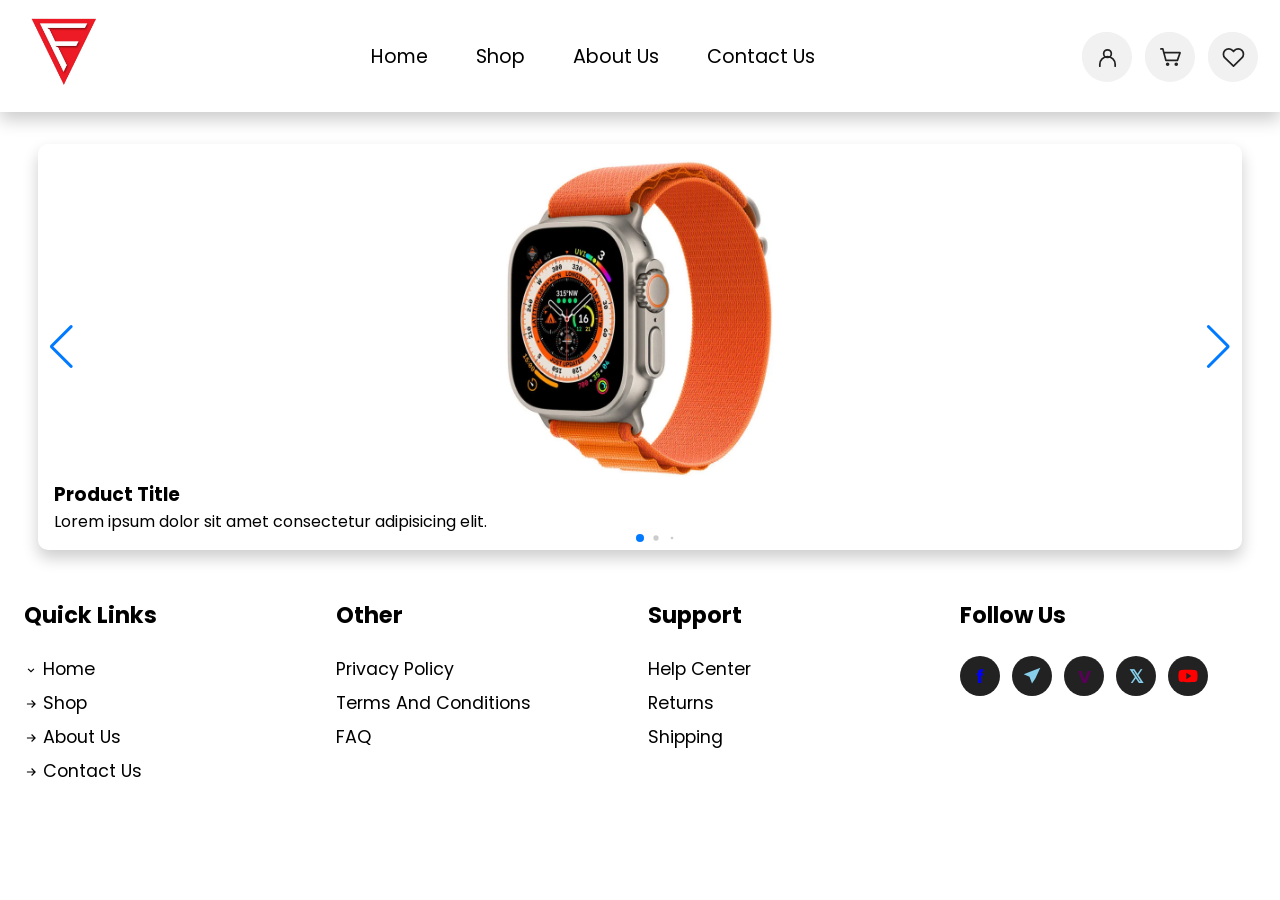
<file: index.html>
<!DOCTYPE html>
<html lang="en">

<head>
    <meta charset="UTF-8">
    <meta name="viewport" content="width=device-width, initial-scale=1.0">

    <title>Home</title>

    <!-- Swiper CSS -->
    <link rel="stylesheet" href="https://cdn.jsdelivr.net/npm/swiper@11/swiper-bundle.min.css">

    <!-- Custom CSS -->
    <link rel="stylesheet" href="css/style.css">

    <style>
        /* Header icons */
        .icon__list {
            display: flex;
            align-items: center;
            gap: 15px;
            list-style: none;
            padding: 0;
            margin: 0;
        }

        .icon__link {
            display: flex;
            align-items: center;
            justify-content: center;
            width: 50px;
            height: 50px;
            border-radius: 50%;
            background: #f1f1f1;
            color: #222;
            text-decoration: none;
            transition: 0.3s;
        }

        .icon__link:hover {
            background: #e5e5e5;
            color: #e31837;
        }

        .icon__link svg {
            display: block;
            width: 23px;
            height: 23px;
            fill: none;
            stroke: currentColor;
            stroke-width: 1.8;
            stroke-linecap: round;
            stroke-linejoin: round;
        }

        /* Footer links */
        .footer__link {
            text-decoration: none;
        }

        .footer__link svg {
            width: 14px;
            height: 14px;
            fill: none;
            stroke: currentColor;
            stroke-width: 2;
            vertical-align: middle;
        }

        /* Social icons */
        .social__list {
            display: flex;
            align-items: center;
            gap: 12px;
            list-style: none;
            padding: 0;
            margin: 0;
        }

        .social__link {
            display: flex;
            align-items: center;
            justify-content: center;
            width: 40px;
            height: 40px;
            border-radius: 50%;
            background: #222;
            color: white;
            text-decoration: none;
            font-size: 18px;
            font-weight: bold;
            transition: 0.3s;
        }

        .social__link:hover {
            background: #e31837;
            color: white;
        }

        .social__link svg {
            width: 20px;
            height: 20px;
            fill: currentColor;
        }

        /* Keep the logo image separate from the logo container */
        .logo img {
            display: block;
            max-width: 100%;
            height: auto;
        }
    </style>
</head>

<body>

    <!-- HEADER -->
    <header>

        <div class="logo">
            <img src="img/logo.png" class="heartbeat" alt="Logo">
        </div>

        <!-- Navigation -->
        <nav class="menu">

            <span class="close" aria-label="Close menu">
                <svg viewBox="0 0 24 24" aria-hidden="true">
                    <path d="M6 6l12 12M18 6L6 18" fill="none" stroke="currentColor" stroke-width="2"
                        stroke-linecap="round" />
                </svg>
            </span>

            <ul class="menu__list">
                <li class="menu__item">
                    <a href="index.html" class="menu__link">Home</a>
                </li>

                <li class="menu__item">
                    <a href="shop.html" class="menu__link">Shop</a>
                </li>

                <li class="menu__item">
                    <a href="about.html" class="menu__link">About Us</a>
                </li>

                <li class="menu__item">
                    <a href="contact.html" class="menu__link">Contact Us</a>
                </li>
            </ul>

        </nav>

        <!-- Header icons -->
        <div class="icon">

            <ul class="icon__list">

                <li class="icon__item burger">
                    <a href="#" class="icon__link" aria-label="Open menu">
                        <svg viewBox="0 0 24 24" aria-hidden="true">
                            <path d="M3 6h18M3 12h18M3 18h18" />
                        </svg>
                    </a>
                </li>

                <li class="icon__item">
                    <a href="login.html" class="icon__link" aria-label="Account">
                        <svg viewBox="0 0 24 24" aria-hidden="true">
                            <circle cx="12" cy="8" r="4" />
                            <path d="M4 21v-2a8 8 0 0 1 16 0v2" />
                        </svg>
                    </a>
                </li>

                <li class="icon__item">
                    <a href="#" class="icon__link" aria-label="Shopping cart">
                        <svg viewBox="0 0 24 24" aria-hidden="true">
                            <path d="M2 3h2l3.2 12h12L22 7H5" />
                            <circle cx="9" cy="19" r="1" />
                            <circle cx="18" cy="19" r="1" />
                        </svg>
                    </a>
                </li>

                <li class="icon__item">
                    <a href="#" class="icon__link" aria-label="Favorites">
                        <svg viewBox="0 0 24 24" aria-hidden="true">
                            <path
                                d="M20.8 4.6a5.5 5.5 0 0 0-7.8 0L12 5.7l-1.1-1.1a5.5 5.5 0 0 0-7.8 7.8L12 21l8.7-8.6a5.5 5.5 0 0 0 .1-7.8z" />
                        </svg>
                    </a>
                </li>

            </ul>

        </div>

    </header>


    <!-- MAIN -->
    <main>

        <div class="swiper mySwiper myslider">

            <div class="swiper-wrapper">

                <!-- Product 1 -->
                <div class="swiper-slide">
                    <div class="slider__image">
                        <img src="img/watch(7).png" class="slider__img" alt="Smart Watch 1">
                    </div>

                    <div class="slider__data">
                        <h3>Product Title</h3>
                        <p class="slider__description">
                            Lorem ipsum dolor sit amet consectetur adipisicing elit.
                        </p>
                    </div>
                </div>

                <!-- Product 2 -->
                <div class="swiper-slide">
                    <div class="slider__image">
                        <img src="img/watch(2).png" class="slider__img" alt="Smart Watch 2">
                    </div>

                    <div class="slider__data">
                        <h3>Product Title</h3>
                        <p class="slider__description">
                            Lorem ipsum dolor sit amet consectetur adipisicing elit.
                        </p>
                    </div>
                </div>

                <!-- Product 3 -->
                <div class="swiper-slide">
                    <div class="slider__image">
                        <img src="img/watch(3).png" class="slider__img" alt="Smart Watch 3">
                    </div>

                    <div class="slider__data">
                        <h3>Product Title</h3>
                        <p class="slider__description">
                            Lorem ipsum dolor sit amet consectetur adipisicing elit.
                        </p>
                    </div>
                </div>

                <!-- Product 4 -->
                <div class="swiper-slide">
                    <div class="slider__image">
                        <img src="img/watch(9).png" class="slider__img" alt="Smart Watch 4">
                    </div>

                    <div class="slider__data">
                        <h3>Product Title</h3>
                        <p class="slider__description">
                            Lorem ipsum dolor sit amet consectetur adipisicing elit.
                        </p>
                    </div>
                </div>

                <!-- Product 5 -->
                <div class="swiper-slide">
                    <div class="slider__image">
                        <img src="img/watch(5).png" class="slider__img" alt="Smart Watch 5">
                    </div>

                    <div class="slider__data">
                        <h3>Product Title</h3>
                        <p class="slider__description">
                            Lorem ipsum dolor sit amet consectetur adipisicing elit.
                        </p>
                    </div>
                </div>

                <!-- Product 6 -->
                <div class="swiper-slide">
                    <div class="slider__image">
                        <img src="img/watch(6).png" class="slider__img" alt="Smart Watch 6">
                    </div>

                    <div class="slider__data">
                        <h3>Product Title</h3>
                        <p class="slider__description">
                            Lorem ipsum dolor sit amet consectetur adipisicing elit.
                        </p>
                    </div>
                </div>

            </div>

            <!-- Slider controls -->
            <div class="swiper-button-next"></div>
            <div class="swiper-button-prev"></div>
            <div class="swiper-pagination"></div>

        </div>

    </main>


    <!-- FOOTER -->
    <footer>

        <!-- Quick Links -->
        <div class="footer__box">

            <h3 class="footer__title">Quick Links</h3>

            <ul class="footer__list">

                <li class="footer__item">
                    <a href="index.html" class="footer__link">
                        <svg viewBox="0 0 24 24" aria-hidden="true">
                            <path d="M7 10l5 5 5-5" />
                        </svg>
                        Home
                    </a>
                </li>

                <li class="footer__item">
                    <a href="shop.html" class="footer__link">
                        <svg viewBox="0 0 24 24" aria-hidden="true">
                            <path d="M5 12h14M13 6l6 6-6 6" />
                        </svg>
                        Shop
                    </a>
                </li>

                <li class="footer__item">
                    <a href="about.html" class="footer__link">
                        <svg viewBox="0 0 24 24" aria-hidden="true">
                            <path d="M5 12h14M13 6l6 6-6 6" />
                        </svg>
                        About Us
                    </a>
                </li>

                <li class="footer__item">
                    <a href="contact.html" class="footer__link">
                        <svg viewBox="0 0 24 24" aria-hidden="true">
                            <path d="M5 12h14M13 6l6 6-6 6" />
                        </svg>
                        Contact Us
                    </a>
                </li>

            </ul>

        </div>


        <!-- Other Links -->
        <div class="footer__box">

            <h3 class="footer__title">Other</h3>

            <ul class="footer__list">

                <li class="footer__item">
                    <a href="#" class="footer__link">
                        Privacy Policy
                    </a>
                </li>

                <li class="footer__item">
                    <a href="#" class="footer__link">
                        Terms and Conditions
                    </a>
                </li>

                <li class="footer__item">
                    <a href="#" class="footer__link">
                        FAQ
                    </a>
                </li>

            </ul>

        </div>


        <!-- Support -->
        <div class="footer__box">

            <h3 class="footer__title">Support</h3>

            <ul class="footer__list">

                <li class="footer__item">
                    <a href="#" class="footer__link">
                        Help Center
                    </a>
                </li>

                <li class="footer__item">
                    <a href="#" class="footer__link">
                        Returns
                    </a>
                </li>

                <li class="footer__item">
                    <a href="#" class="footer__link">
                        Shipping
                    </a>
                </li>

            </ul>

        </div>


        <!-- Social Links -->
        <div class="footer__box">

            <h3 class="footer__title">Follow Us</h3>

            <ul class="social__list">

                <li class="social__item">
                    <a href="#" class="social__link facebook" aria-label="Facebook">
                        f
                    </a>
                </li>

                <li class="social__item">
                    <a href="#" class="social__link telegram" aria-label="Telegram">
                        <svg viewBox="0 0 24 24" aria-hidden="true">
                            <path d="M22 2L2 10l7 3 3 8 4-6 6-13zM9 13l8-7" />
                        </svg>
                    </a>
                </li>

                <li class="social__item">
                    <a href="#" class="social__link viber" aria-label="Viber">
                        V
                    </a>
                </li>

                <li class="social__item">
                    <a href="#" class="social__link twitter" aria-label="X">
                        𝕏
                    </a>
                </li>

                <li class="social__item">
                    <a href="#" class="social__link youtube" aria-label="YouTube">
                        <svg viewBox="0 0 24 24" aria-hidden="true">
                            <path
                                d="M23 7a3 3 0 0 0-2-2C19 4.5 12 4.5 12 4.5s-7 0-9 0.5a3 3 0 0 0-2 2A30 30 0 0 0 0.5 12a30 30 0 0 0 .5 5 3 3 0 0 0 2 2c2 .5 9 .5 9 .5s7 0 9-.5a3 3 0 0 0 2-2 30 30 0 0 0 .5-5 30 30 0 0 0-.5-5zM10 16V8l6 4z" />
                        </svg>
                    </a>
                </li>

            </ul>

        </div>

    </footer>


    <!-- Swiper JavaScript -->
    <script src="https://cdn.jsdelivr.net/npm/swiper@11/swiper-bundle.min.js"></script>

    <!-- Initialize Swiper -->
    <script>
        const swiper = new Swiper(".mySwiper", {
            loop: true,

            grabCursor: true,

            slidesPerView: 1,

            spaceBetween: 30,

            autoplay: {
                delay: 2500,
                disableOnInteraction: false,
            },

            navigation: {
                nextEl: ".swiper-button-next",
                prevEl: ".swiper-button-prev",
            },

            pagination: {
                el: ".swiper-pagination",
                clickable: true,
                dynamicBullets: true,
            },

            breakpoints: {
                768: {
                    slidesPerView: 1,
                    spaceBetween: 20
                }
            }
        });
    </script>

    <!-- Your existing JavaScript -->
    <script src="js/scrip.js"></script>

</body>

</html>
</file>
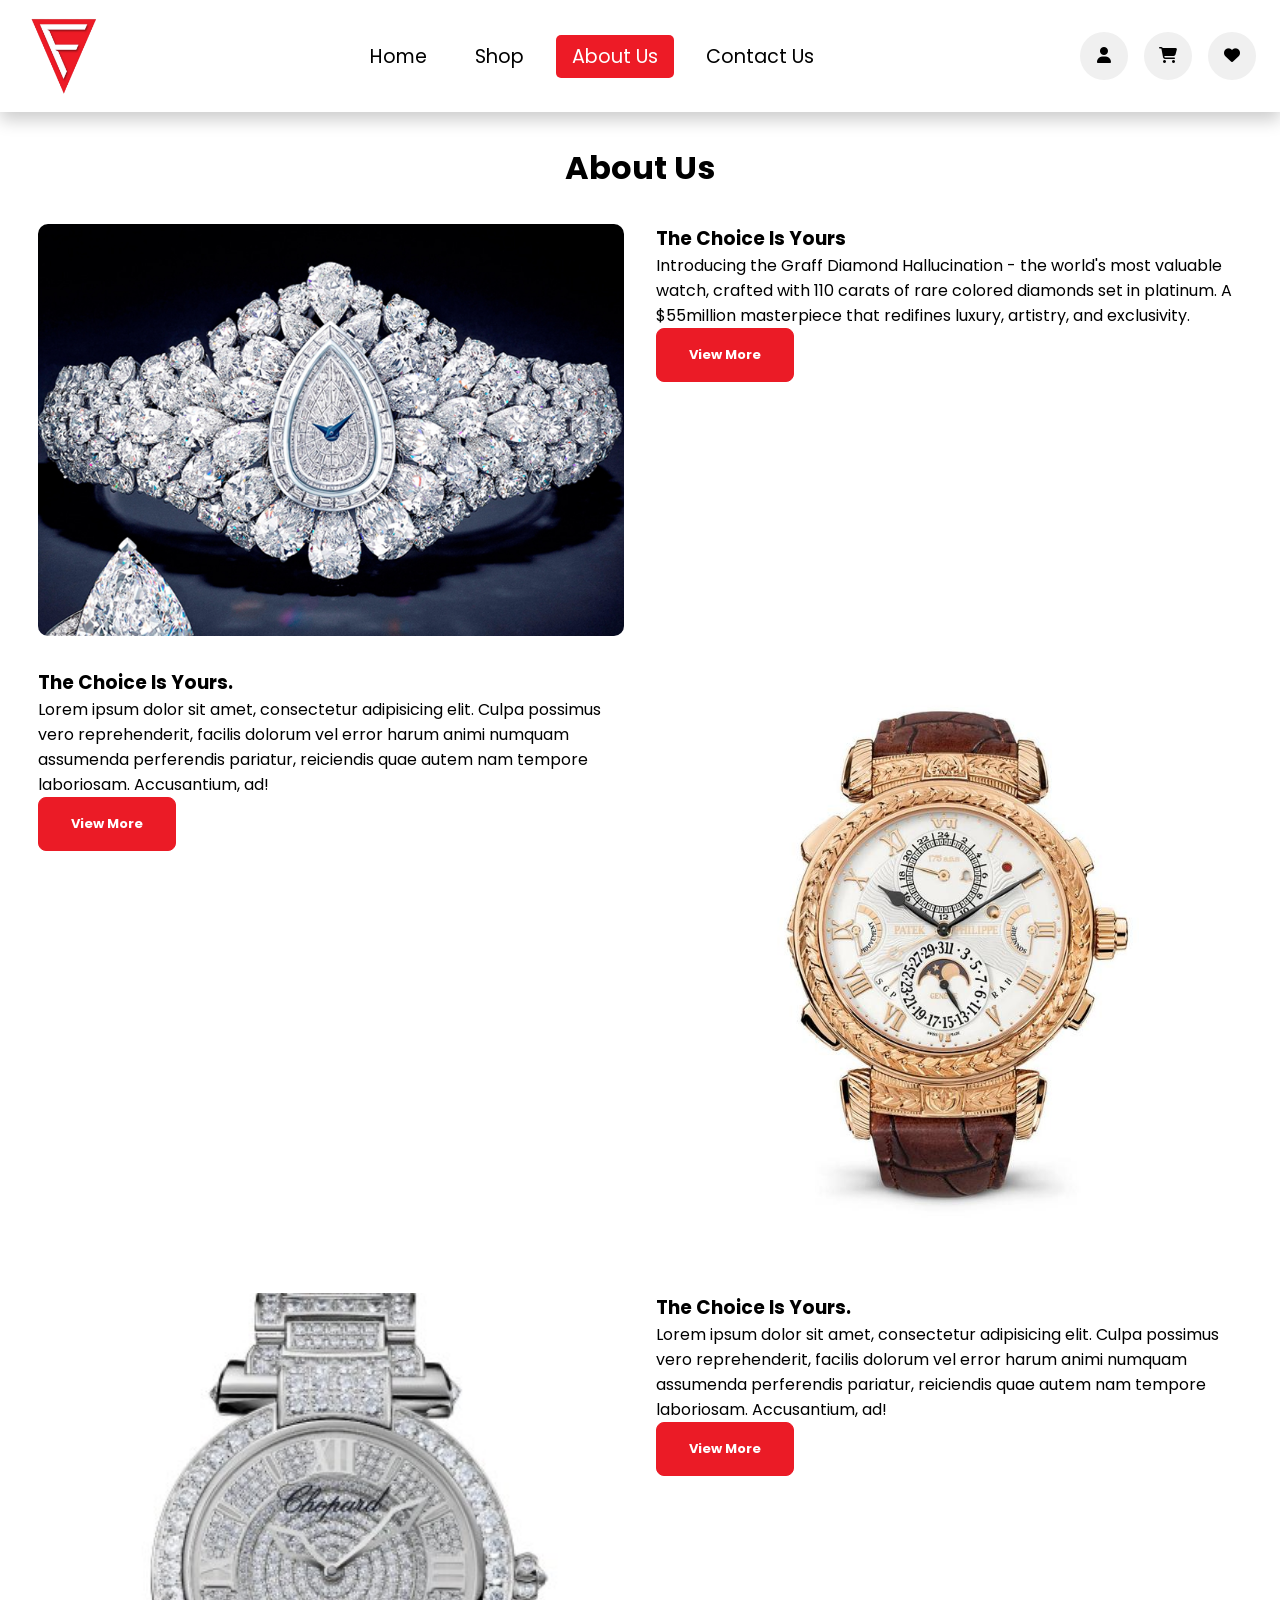
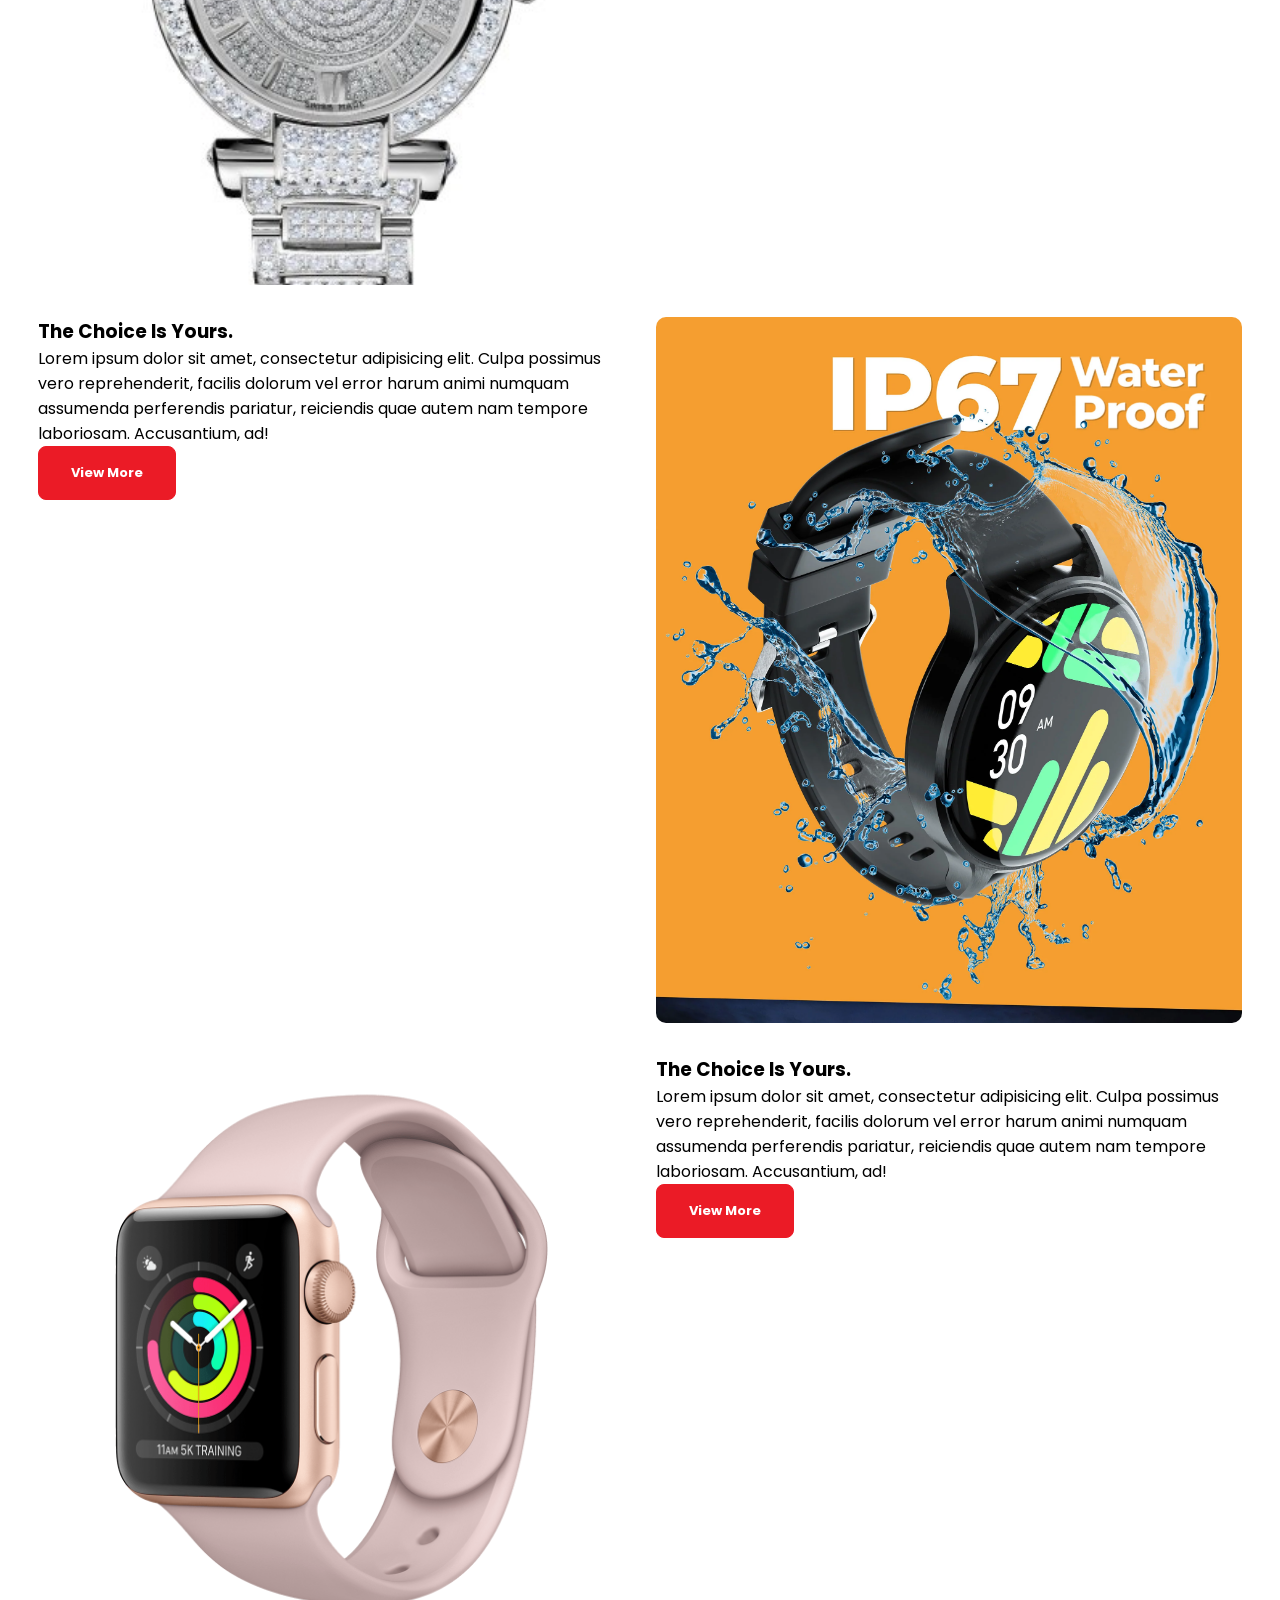
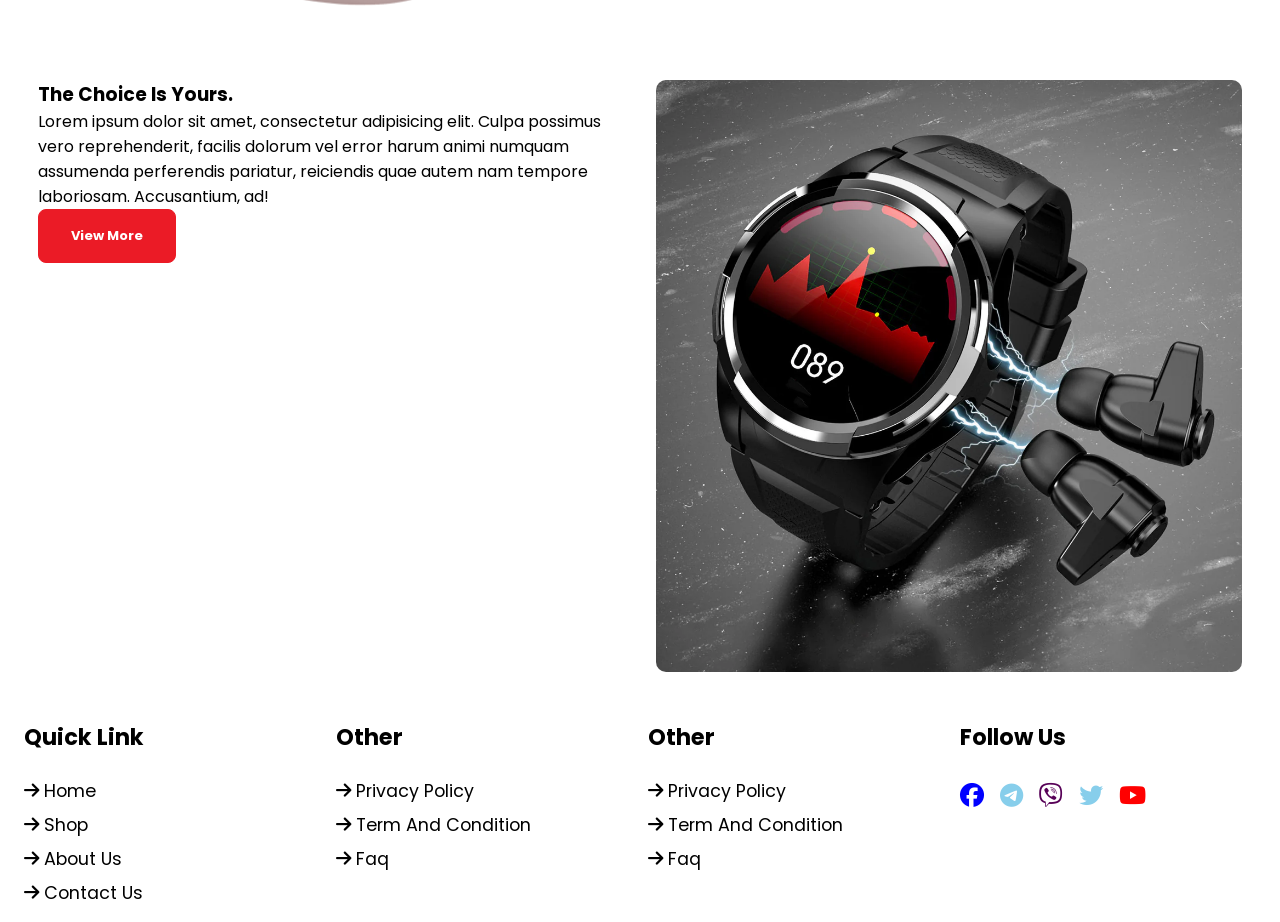
<file: about.html>
<!DOCTYPE html>
<html lang="en">

<head>
    <meta charset="UTF-8">
    <meta name="viewport" content="width=device-width, initial-scale=1.0">
    <title>about</title>
    <link rel="stylesheet" type="text/css"
        href="https://cdnjs.cloudflare.com/ajax/libs/font-awesome/6.7.2/css/all.min.css">
    <link rel="stylesheet" type="text/css" href="css/style.css">
</head>


<body>
    <!-- header -->
    <header>
        <div class="logo">
            <img src="img/logo.png" class="logo">
        </div>

        <div class="menu">
            <ul class="menu__list">
                <li class="menu__item">
                    <a href="index.html" class="menu__link">home</a>
                </li>
                <li class="menu__item">
                    <a href="shop.html" class="menu__link">shop</a>
                </li>
                <li class="menu__item">
                    <a href="about.html" class="menu__link active">about us</a>
                </li>
                <li class="menu__item">
                    <a href="contact.html" class="menu__link">contact us</a>
                </li>
            </ul>
        </div>

        <div class="icon">
            <ul class="icon__list">
                <li class="icon__item burger">
                    <a href="login.html" class="icon__link"><i class="fa fa-bars"></i></a>
                </li>
                <li class="icon__item">
                    <a href="login.html" class="icon__link"><i class="fa fa-user"></i></a>
                </li>
                <li class="icon__item">
                    <a href="#" class="icon__link"><i class="fa fa-shopping-cart"></i></a>
                </li>
                <li class="icon__item">
                    <a href="#" class="icon__link"><i class="fa fa-heart"></i></a>
                </li>
            </ul>
        </div>
    </header>

    <!-- Main -->
    <main>
        <h1 class="page__title">About us</h1>
        <div class="about__container">

            <div class="about__box">
                <div class="about__image">
                    <img src="img/watch(1).png" class="about__img">
                </div>
                <div class="about__data">
                    <h3 class="about__title">the choice is yours</h3>
                    <p class="about__description">Introducing the Graff Diamond Hallucination - the world's most
                        valuable watch, crafted with 110 carats of rare colored diamonds set in platinum. A $55million
                        masterpiece that redifines luxury, artistry, and exclusivity. </p>
                    <button class="btn about">view more</button>
                </div>
            </div>

            <div class="about__box">
                <div class="about__image">
                    <img src="img/watch(2).png" class="about__img">
                </div>
                <div class="about__data">
                    <h3 class="about__title">the choice is yours.</h3>
                    <p class="about__description">Lorem ipsum dolor sit amet, consectetur adipisicing elit. Culpa
                        possimus vero reprehenderit,
                        facilis dolorum vel error harum animi numquam assumenda perferendis pariatur, reiciendis quae
                        autem nam tempore laboriosam. Accusantium, ad!</p>
                    <button class="btn about">view more</button>
                </div>
            </div>
            <div class="about__box">
                <div class="about__image">
                    <img src="img/watch(3).png" class="about__img">
                </div>
                <div class="about__data">
                    <h3 class="about__title">the choice is yours.</h3>
                    <p class="about__description">Lorem ipsum dolor sit amet, consectetur adipisicing elit. Culpa
                        possimus vero reprehenderit,
                        facilis dolorum vel error harum animi numquam assumenda perferendis pariatur, reiciendis quae
                        autem nam tempore laboriosam. Accusantium, ad!</p>
                    <button class="btn about ">view more</button>
                </div>
            </div>
            <div class="about__box">
                <div class="about__image">
                    <img src="img/watch(10).png" class="about__img">
                </div>
                <div class="about__data">
                    <h3 class="about__title">the choice is yours.</h3>
                    <p class="about__description">Lorem ipsum dolor sit amet, consectetur adipisicing elit. Culpa
                        possimus vero reprehenderit,
                        facilis dolorum vel error harum animi numquam assumenda perferendis pariatur, reiciendis quae
                        autem nam tempore laboriosam. Accusantium, ad!</p>
                    <button class="btn about">view more</button>
                </div>
            </div>
            <div class="about__box">
                <div class="about__image">
                    <img src="img/watch(6).png" class="about__img">
                </div>
                <div class="about__data">
                    <h3 class="about__title">the choice is yours.</h3>
                    <p class="about__description">Lorem ipsum dolor sit amet, consectetur adipisicing elit. Culpa
                        possimus vero reprehenderit,
                        facilis dolorum vel error harum animi numquam assumenda perferendis pariatur, reiciendis quae
                        autem nam tempore laboriosam. Accusantium, ad!</p>
                    <button class="btn about">view more</button>
                </div>
            </div>
            <div class="about__box">
                <div class="about__image">
                    <img src="img/watch(12).png" class="about__img">
                </div>
                <div class="about__data">
                    <h3 class="about__title">the choice is yours.</h3>
                    <p class="about__description">Lorem ipsum dolor sit amet, consectetur adipisicing elit. Culpa
                        possimus vero reprehenderit,
                        facilis dolorum vel error harum animi numquam assumenda perferendis pariatur, reiciendis quae
                        autem nam tempore laboriosam. Accusantium, ad!</p>
                    <button class="btn about">view more</button>
                </div>
            </div>
        </div>
    </main>
    <!-- Footer -->

    <footer>
        <div class="footer__box">
            <h3 class="footer__title">quick link</h3>
            <ul class="footer__list">
                <li class="footer__item">
                    <a href="index.html" class="footer__link"><i class="fa fa-arrow-right"></i> home</a>
                </li>
                <li class="footer__item">
                    <a href="shop.html" class="footer__link"><i class="fa fa-arrow-right"></i> shop</a>
                </li>
                <li class="footer__item">
                    <a href="about.html" class="footer__link"><i class="fa fa-arrow-right"></i> about us</a>
                </li>
                <li class="footer__item">
                    <a href="contact.html" class="footer__link"><i class="fa fa-arrow-right"></i> contact us</a>
                </li>
            </ul>
        </div>
        <div class="footer__box">
            <h3 class="footer__title">other</h3>
            <ul class="footer__list">
                <li class="footer__item">
                    <a href="#" class="footer__link"><i class="fa fa-arrow-right"></i> privacy policy</a>
                </li>
                <li class="footer__item">
                    <a href="#" class="footer__link"><i class="fa fa-arrow-right"></i> term and condition</a>
                </li>
                <li class="footer__item">
                    <a href="#" class="footer__link"><i class="fa fa-arrow-right"></i> faq</a>
                </li>
            </ul>
        </div>
        <div class="footer__box">
            <h3 class="footer__title">other</h3>
            <ul class="footer__list">
                <li class="footer__item">
                    <a href="#" class="footer__link"><i class="fa fa-arrow-right"></i> privacy policy</a>
                </li>
                <li class="footer__item">
                    <a href="#" class="footer__link"><i class="fa fa-arrow-right"></i> term and condition</a>
                </li>
                <li class="footer__item">
                    <a href="#" class="footer__link"><i class="fa fa-arrow-right"></i> faq</a>
                </li>
            </ul>
        </div>
        <div class="footer__box">
            <h3 class="footer__title">follow us</h3>
            <ul class="social__list">
                <li class="social__item">
                    <a href="#" class="social__link facebook"><i class="fab fa-facebook"></i></a>
                </li>
                <li class="social__item">
                    <a href="#" class="social__link telegram"><i class="fab fa-telegram"></i></a>
                </li>
                <li class="social__item">
                    <a href="#" class="social__link viber"><i class="fab fa-viber"></i></a>
                </li>
                <li class="social__item">
                    <a href="#" class="social__link twitter"><i class="fab fa-twitter"></i></a>
                </li>
                <li class="social__item">
                    <a href="#" class="social__link youtube"><i class="fab fa-youtube"></i></a>
                </li>
            </ul>
        </div>
    </footer>

</body>

</html>
</file>
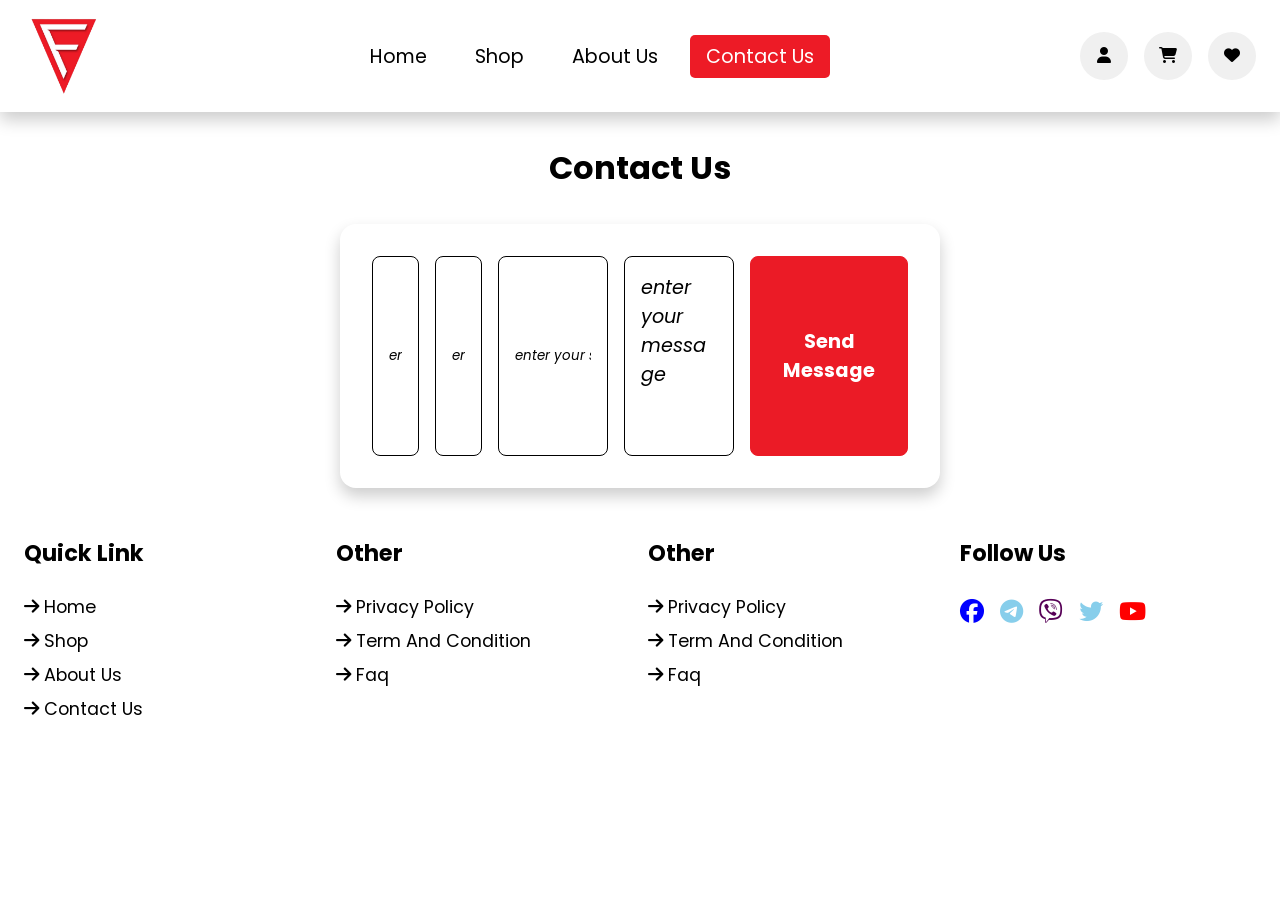
<file: contact.html>
<!DOCTYPE html>
<html lang="en">

<head>
    <meta charset="UTF-8">
    <meta name="viewport" content="width=device-width, initial-scale=1.0">
    <title>contact us</title>
    <link rel="stylesheet" type="text/css"
        href="https://cdnjs.cloudflare.com/ajax/libs/font-awesome/6.7.2/css/all.min.css">
    <link rel="stylesheet" type="text/css" href="css/style.css">
</head>


<body>
    <!-- header -->
    <header>
        <div class="logo">
            <img src="img/logo.png" class="logo">
        </div>
        <div class="menu">
            <ul class="menu__list">
                <li class="menu__item">
                    <a href="index.html" class="menu__link">home</a>
                </li>
                <li class="menu__item">
                    <a href="shop.html" class="menu__link">shop</a>
                </li>
                <li class="menu__item">
                    <a href="about.html" class="menu__link">about us</a>
                </li>
                <li class="menu__item">
                    <a href="contact.html" class="menu__link active">contact us</a>
                </li>
            </ul>
        </div>
        <div class="icon">
            <ul class="icon__list">
                <li class="icon__item burger">
                    <a href="login.html" class="icon__link"><i class="fa fa-bars"></i></a>
                </li>
                <li class="icon__item">
                    <a href="login.html" class="icon__link"><i class="fa fa-user"></i></a>
                </li>
                <li class="icon__item">
                    <a href="#" class="icon__link"><i class="fa fa-shopping-cart"></i></a>
                </li>
                <li class="icon__item">
                    <a href="#" class="icon__link"><i class="fa fa-heart"></i></a>
                </li>
            </ul>
        </div>
    </header>
    <!-- Main -->
    <main>
        <h1 class="page__title">contact us </h1>
        <form class="form__container">
            <div class="form__group">
                <input class="form__input" type="text" placeholder="enter your name">
                <input class="form__input" type="email" placeholder="enter your email">
            </div>
            <input class="form__input" type="text" placeholder="enter your subject">
            <textarea class="form__input textarea" type="text" placeholder="enter your message"></textarea>
            <button type="submit" class="btn">send message</button>
        </form>
    </main>
    <!-- Footer -->

    <footer>
        <div class="footer__box">
            <h3 class="footer__title">quick link</h3>
            <ul class="footer__list">
                <li class="footer__item">
                    <a href="index.html" class="footer__link"><i class="fa fa-arrow-right"></i> home</a>
                </li>
                <li class="footer__item">
                    <a href="shop.html" class="footer__link"><i class="fa fa-arrow-right"></i> shop</a>
                </li>
                <li class="footer__item">
                    <a href="about.html" class="footer__link"><i class="fa fa-arrow-right"></i> about us</a>
                </li>
                <li class="footer__item">
                    <a href="contact.html" class="footer__link"><i class="fa fa-arrow-right"></i> contact us</a>
                </li>
            </ul>
        </div>
        <div class="footer__box">
            <h3 class="footer__title">other</h3>
            <ul class="footer__list">
                <li class="footer__item">
                    <a href="#" class="footer__link"><i class="fa fa-arrow-right"></i> privacy policy</a>
                </li>
                <li class="footer__item">
                    <a href="#" class="footer__link"><i class="fa fa-arrow-right"></i> term and condition</a>
                </li>
                <li class="footer__item">
                    <a href="#" class="footer__link"><i class="fa fa-arrow-right"></i> faq</a>
                </li>
            </ul>
        </div>
        <div class="footer__box">
            <h3 class="footer__title">other</h3>
            <ul class="footer__list">
                <li class="footer__item">
                    <a href="#" class="footer__link"><i class="fa fa-arrow-right"></i> privacy policy</a>
                </li>
                <li class="footer__item">
                    <a href="#" class="footer__link"><i class="fa fa-arrow-right"></i> term and condition</a>
                </li>
                <li class="footer__item">
                    <a href="#" class="footer__link"><i class="fa fa-arrow-right"></i> faq</a>
                </li>
            </ul>
        </div>
        <div class="footer__box">
            <h3 class="footer__title">follow us</h3>
            <ul class="social__list">
                <li class="social__item">
                    <a href="#" class="social__link facebook"><i class="fab fa-facebook"></i></a>
                </li>
                <li class="social__item">
                    <a href="#" class="social__link telegram"><i class="fab fa-telegram"></i></a>
                </li>
                <li class="social__item">
                    <a href="#" class="social__link viber"><i class="fab fa-viber"></i></a>
                </li>
                <li class="social__item">
                    <a href="#" class="social__link twitter"><i class="fab fa-twitter"></i></a>
                </li>
                <li class="social__item">
                    <a href="#" class="social__link youtube"><i class="fab fa-youtube"></i></a>
                </li>
            </ul>
        </div>
    </footer>

</body>

</html>
</file>
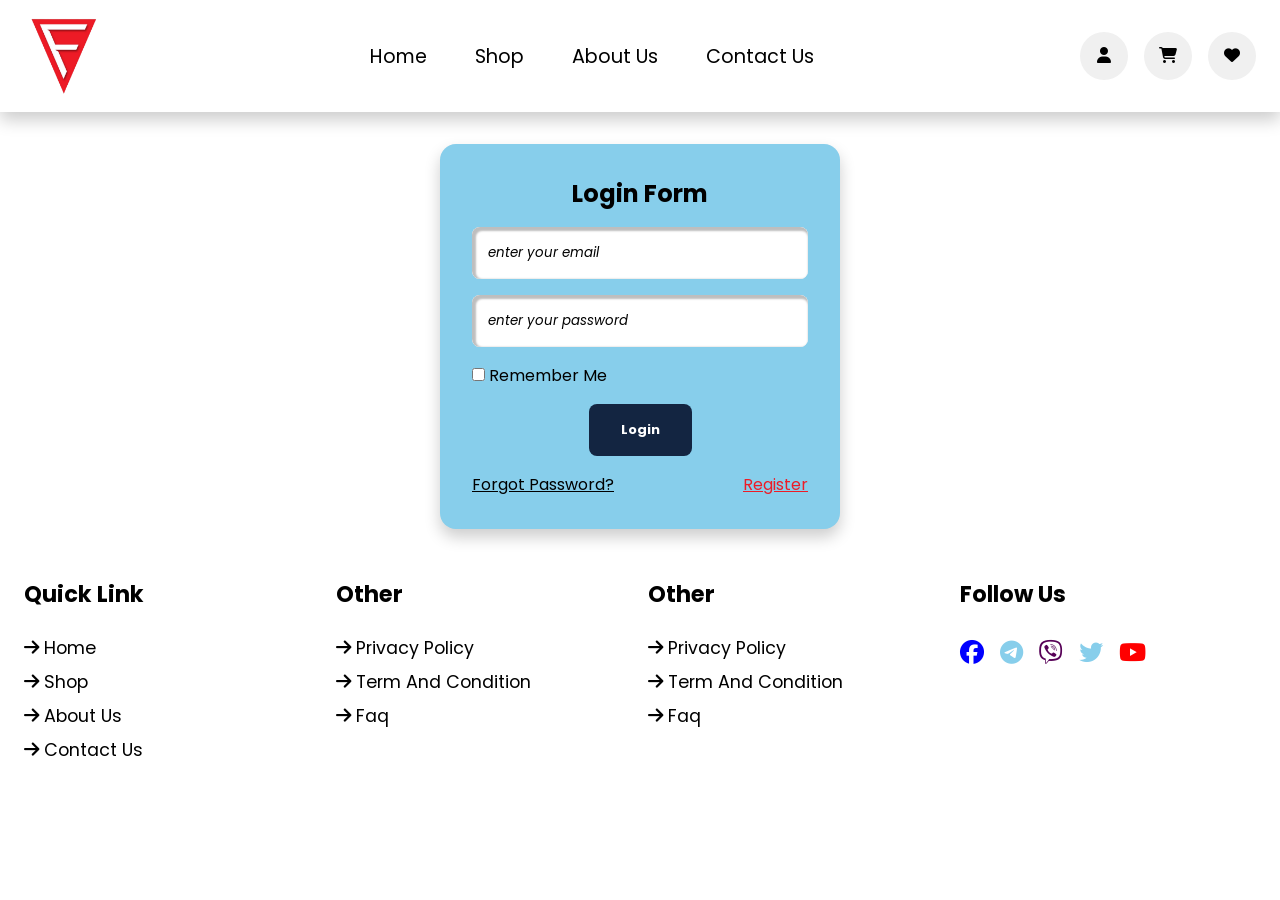
<file: login.html>
<!DOCTYPE html>
<html lang="en">

<head>
    <meta charset="UTF-8">
    <meta name="viewport" content="width=device-width, initial-scale=1.0">
    <title>login</title>
    <link rel="stylesheet" type="text/css"
        href="https://cdnjs.cloudflare.com/ajax/libs/font-awesome/6.7.2/css/all.min.css">
    <link rel="stylesheet" type="text/css" href="css/style.css">
</head>


<body>
    <!-- header -->
    <header>
        <div class="logo">
            <img src="img/logo.png" class="logo">
        </div>
        <div class="menu">
            <ul class="menu__list">
                <li class="menu__item">
                    <a href="index.html" class="menu__link">home</a>
                </li>
                <li class="menu__item">
                    <a href="shop.html" class="menu__link">shop</a>
                </li>
                <li class="menu__item">
                    <a href="about.html" class="menu__link">about us</a>
                </li>
                <li class="menu__item">
                    <a href="contact.html" class="menu__link">contact us</a>
                </li>
            </ul>
        </div>
        <div class="icon">
            <ul class="icon__list">
                <li class="icon__item burger">
                    <a href="login.html" class="icon__link"><i class="fa fa-bars"></i></a>
                </li>
                <li class="icon__item">
                    <a href="login.html" class="icon__link"><i class="fa fa-user"></i></a>
                </li>
                <li class="icon__item">
                    <a href="#" class="icon__link"><i class="fa fa-shopping-cart"></i></a>
                </li>
                <li class="icon__item">
                    <a href="#" class="icon__link"><i class="fa fa-heart"></i></a>
                </li>
            </ul>
        </div>
    </header>
    <!-- Main -->
    <main>
        <form class="form__container login">
            <h2 class="title">Login Form</h2>
            <div class="login__form">
                <input class="form__input" type="email" placeholder="enter your email">
                <input class="form__input" type="password" placeholder="enter your password" required>
            </div>
            <div class="remember__me">
                <input type="checkbox" id="rem">
                <label for="rme">remember me</label>
            </div>
            <button type="submit" class="botton btn">Login</button>

            <div class="link">
                <a href="page.html" class="psw">Forgot password?</a>
                <a href="register.html" class="registercard">Register</a>
            </div>
        </form>
    </main>
    <!-- Footer -->

    <footer>
        <div class="footer__box">
            <h3 class="footer__title">quick link</h3>
            <ul class="footer__list">
                <li class="footer__item">
                    <a href="index.html" class="footer__link"><i class="fa fa-arrow-right"></i> home</a>
                </li>
                <li class="footer__item">
                    <a href="shop.html" class="footer__link"><i class="fa fa-arrow-right"></i> shop</a>
                </li>
                <li class="footer__item">
                    <a href="about.html" class="footer__link"><i class="fa fa-arrow-right"></i> about us</a>
                </li>
                <li class="footer__item">
                    <a href="contact.html" class="footer__link"><i class="fa fa-arrow-right"></i> contact us</a>
                </li>
            </ul>
        </div>
        <div class="footer__box">
            <h3 class="footer__title">other</h3>
            <ul class="footer__list">
                <li class="footer__item">
                    <a href="#" class="footer__link"><i class="fa fa-arrow-right"></i> privacy policy</a>
                </li>
                <li class="footer__item">
                    <a href="#" class="footer__link"><i class="fa fa-arrow-right"></i> term and condition</a>
                </li>
                <li class="footer__item">
                    <a href="#" class="footer__link"><i class="fa fa-arrow-right"></i> faq</a>
                </li>
            </ul>
        </div>
        <div class="footer__box">
            <h3 class="footer__title">other</h3>
            <ul class="footer__list">
                <li class="footer__item">
                    <a href="#" class="footer__link"><i class="fa fa-arrow-right"></i> privacy policy</a>
                </li>
                <li class="footer__item">
                    <a href="#" class="footer__link"><i class="fa fa-arrow-right"></i> term and condition</a>
                </li>
                <li class="footer__item">
                    <a href="#" class="footer__link"><i class="fa fa-arrow-right"></i> faq</a>
                </li>
            </ul>
        </div>
        <div class="footer__box">
            <h3 class="footer__title">follow us</h3>
            <ul class="social__list">
                <li class="social__item">
                    <a href="#" class="social__link facebook"><i class="fab fa-facebook"></i></a>
                </li>
                <li class="social__item">
                    <a href="#" class="social__link telegram"><i class="fab fa-telegram"></i></a>
                </li>
                <li class="social__item">
                    <a href="#" class="social__link viber"><i class="fab fa-viber"></i></a>
                </li>
                <li class="social__item">
                    <a href="#" class="social__link twitter"><i class="fab fa-twitter"></i></a>
                </li>
                <li class="social__item">
                    <a href="#" class="social__link youtube"><i class="fab fa-youtube"></i></a>
                </li>
            </ul>
        </div>
    </footer>

</body>

</html>
</file>
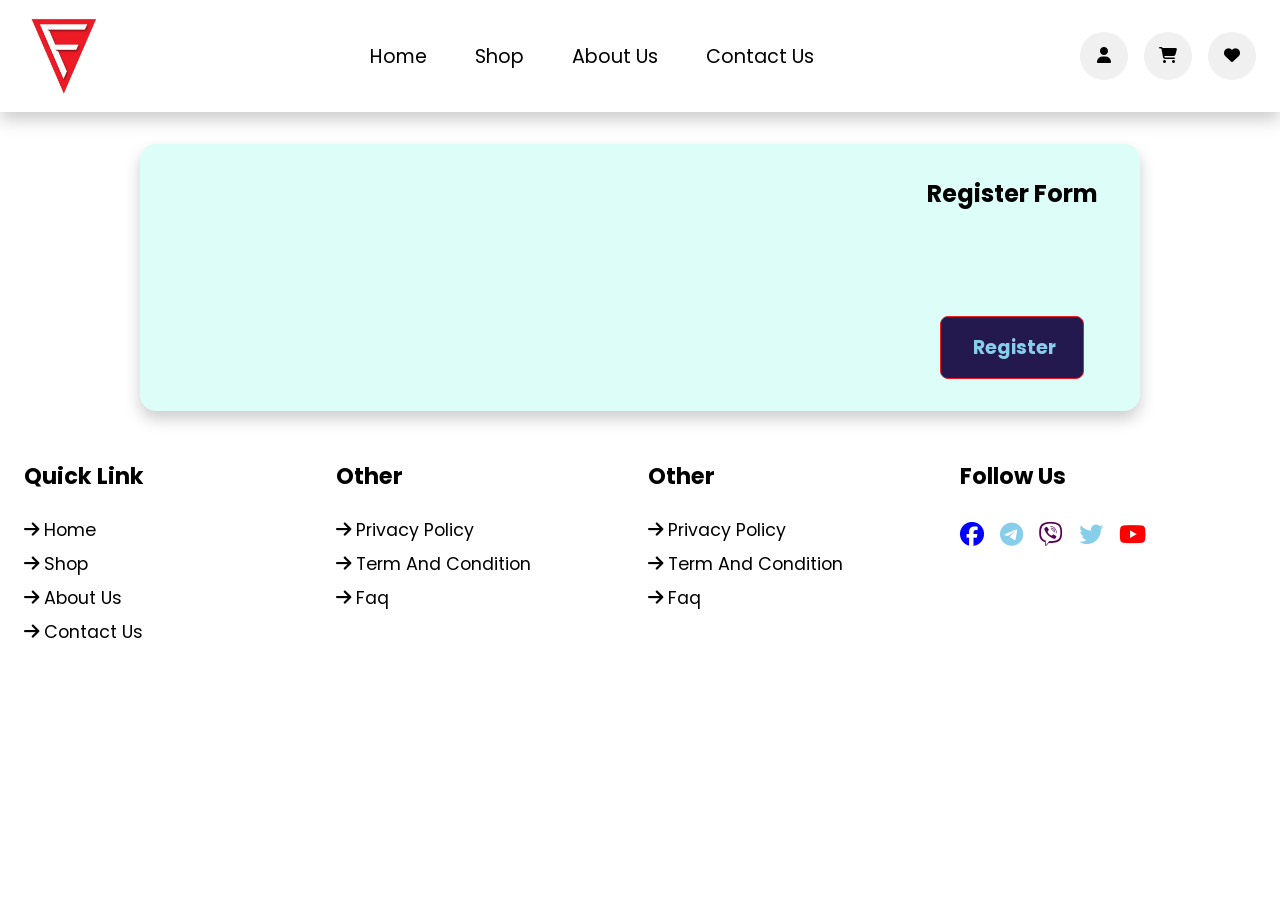
<file: register.html>
<!DOCTYPE html>
<html lang="en">

<head>
    <meta charset="UTF-8">
    <meta name="viewport" content="width=device-width, initial-scale=1.0">
    <title>register</title>
    <link rel="stylesheet" type="text/css"
        href="https://cdnjs.cloudflare.com/ajax/libs/font-awesome/6.7.2/css/all.min.css">
        <link rel="stylesheet" type="text/css" href="css/style.css">
</head>


<body>
    <!-- header -->
    <header>
        <div class="logo">
            <img src="img/logo.png" class="logo">
        </div>
        <div class="menu">
            <ul class="menu__list">
                <li class="menu__item">
                    <a href="index.html" class="menu__link">home</a>
                </li>
                <li class="menu__item">
                    <a href="shop.html" class="menu__link">shop</a>
                </li>
                <li class="menu__item">
                    <a href="about.html" class="menu__link">about us</a>
                </li>
                <li class="menu__item">
                    <a href="contact.html" class="menu__link">contact us</a>
                </li>
            </ul>
        </div>
        <div class="icon">
            <ul class="icon__list">
                <li class="icon__item burger">
                    <a href="#" class="icon__link"><i class="fa fa-bars"></i></a>
                </li>
                <li class="icon__item">
                    <a href="login.html" class="icon__link"><i class="fa fa-user"></i></a>
                </li>
                <li class="icon__item">
                    <a href="#" class="icon__link"><i class="fa fa-shopping-cart"></i></a>
                </li>
                <li class="icon__item">
                    <a href="#" class="icon__link"><i class="fa fa-heart"></i></a>
                </li>
            </ul>
        </div>
    </header>
    <!-- Main -->
    <main>
        <form class="form__container register__card">
            <h2 class="title">Register Form</h2>
            <div class="register__form">
                <input class="form__input" type="text" placeholder="enter your name">
                <input class="form__input" type="email" placeholder="enter your email" required>
                <input class="form__input" type="password" placeholder="enter your password">
                <input class="form__input" type="password" placeholder="confirm your password">
            </div>
            <div class="register">
                <input class="form__input" type="text" placeholder="enter your age">
                <input class="form__input number" type="number" placeholder=" Phone number">
                <input class="form__input file" type="file">
            </div>
            <textarea class="form__input area" placeholder="biography"></textarea>
            <button type="submit" class="register btn">Register</button>
            <a  class="login__link" href="login.html"><i class="fa fa-arrow-left"></i>back to login</a>
        </form>
    </main>
    <!-- Footer -->
    <footer>
        <div class="footer__box">
            <h3 class="footer__title">quick link</h3>
            <ul class="footer__list">
                <li class="footer__item">
                    <a href="index.html" class="footer__link"><i class="fa fa-arrow-right"></i> home</a>
                </li>
                <li class="footer__item">
                    <a href="shop.html" class="footer__link"><i class="fa fa-arrow-right"></i> shop</a>
                </li>
                <li class="footer__item">
                    <a href="about.html" class="footer__link"><i class="fa fa-arrow-right"></i> about us</a>
                </li>
                <li class="footer__item">
                    <a href="contact.html" class="footer__link"><i class="fa fa-arrow-right"></i> contact us</a>
                </li>
            </ul>
        </div>
        <div class="footer__box">
            <h3 class="footer__title">other</h3>
            <ul class="footer__list">
                <li class="footer__item">
                    <a href="#" class="footer__link"><i class="fa fa-arrow-right"></i> privacy policy</a>
                </li>
                <li class="footer__item">
                    <a href="#" class="footer__link"><i class="fa fa-arrow-right"></i> term and condition</a>
                </li>
                <li class="footer__item">
                    <a href="#" class="footer__link"><i class="fa fa-arrow-right"></i> faq</a>
                </li>
            </ul>
        </div>
        <div class="footer__box">
            <h3 class="footer__title">other</h3>
            <ul class="footer__list">
                <li class="footer__item">
                    <a href="#" class="footer__link"><i class="fa fa-arrow-right"></i> privacy policy</a>
                </li>
                <li class="footer__item">
                    <a href="#" class="footer__link"><i class="fa fa-arrow-right"></i> term and condition</a>
                </li>
                <li class="footer__item">
                    <a href="#" class="footer__link"><i class="fa fa-arrow-right"></i> faq</a>
                </li>
            </ul>
        </div>
        <div class="footer__box">
            <h3 class="footer__title">follow us</h3>
            <ul class="social__list">
                <li class="social__item">
                    <a href="#" class="social__link facebook"><i class="fab fa-facebook"></i></a>
                </li>
                <li class="social__item">
                    <a href="#" class="social__link telegram"><i class="fab fa-telegram"></i></a>
                </li>
                <li class="social__item">
                    <a href="#" class="social__link viber"><i class="fab fa-viber"></i></a>
                </li>
                <li class="social__item">
                    <a href="#" class="social__link twitter"><i class="fab fa-twitter"></i></a>
                </li>
                <li class="social__item">
                    <a href="#" class="social__link youtube"><i class="fab fa-youtube"></i></a>
                </li>
            </ul>
        </div>
    </footer>

</body>

</html>
</file>
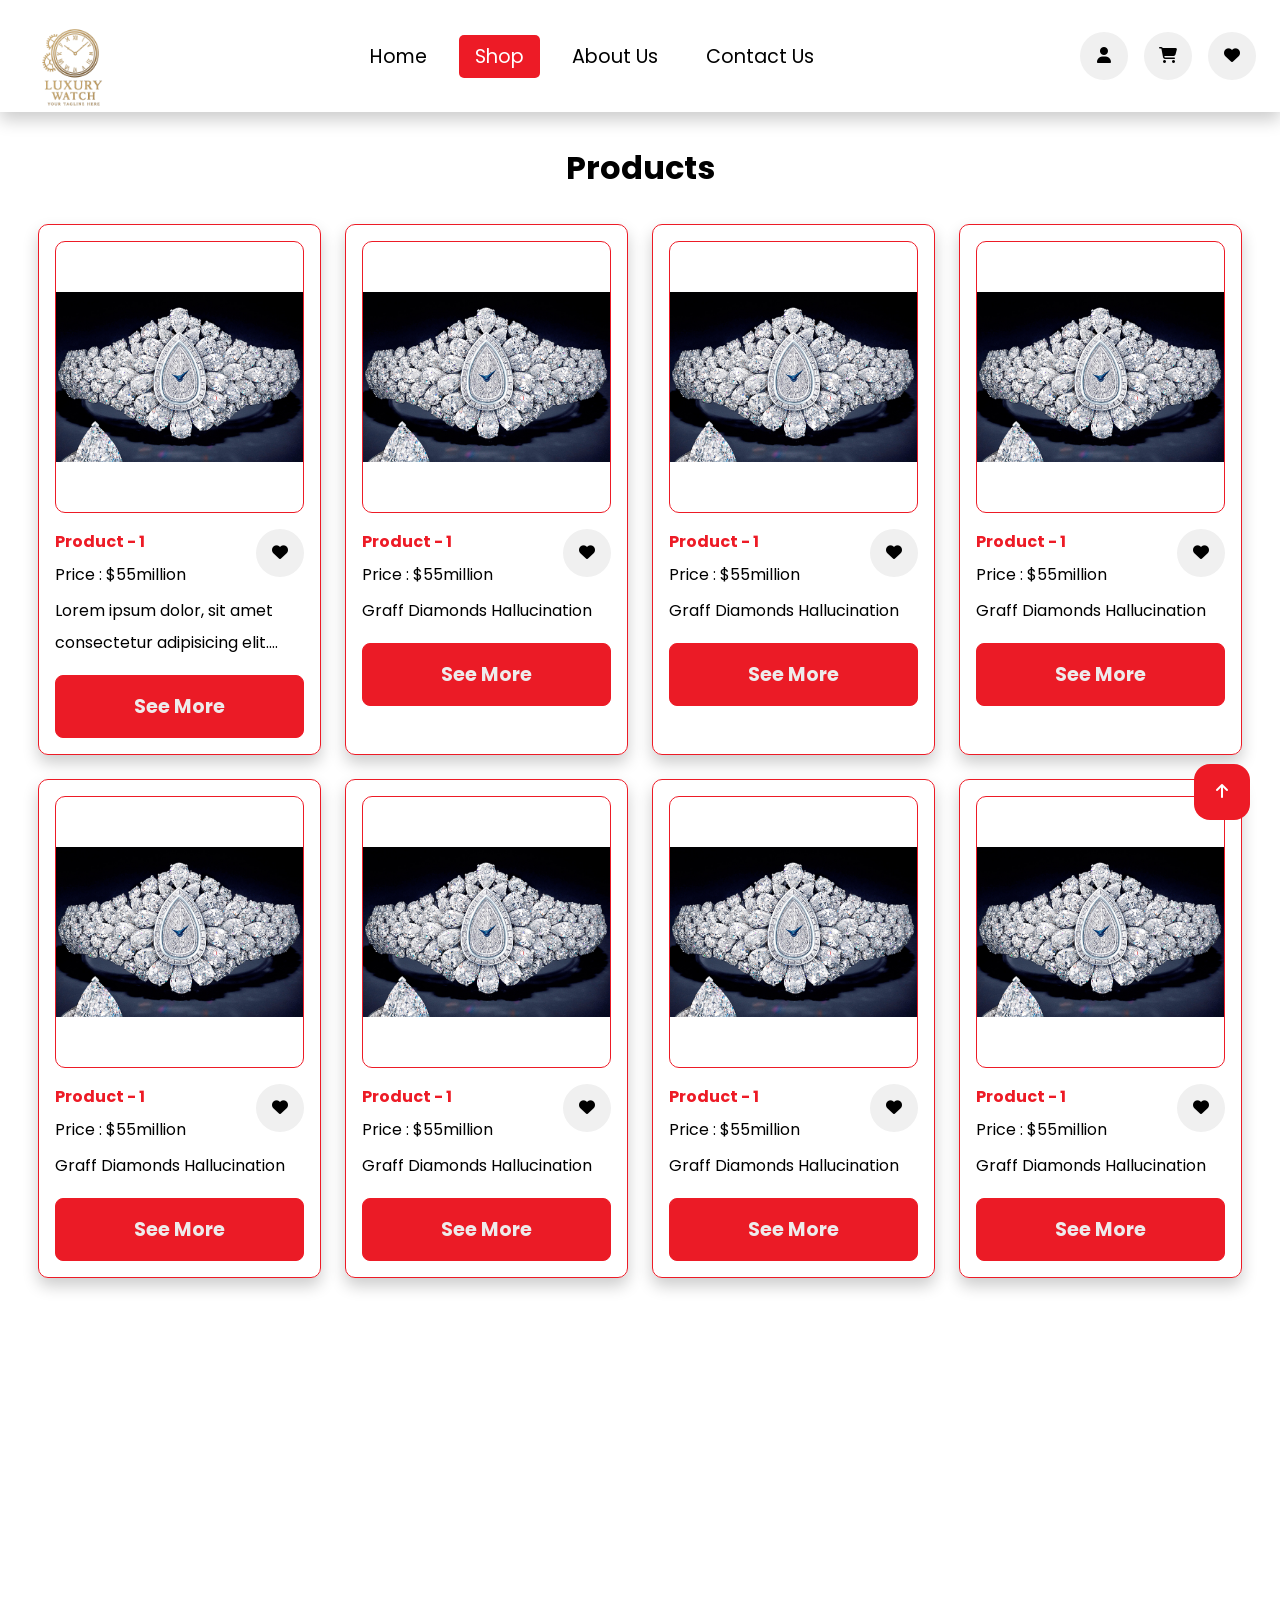
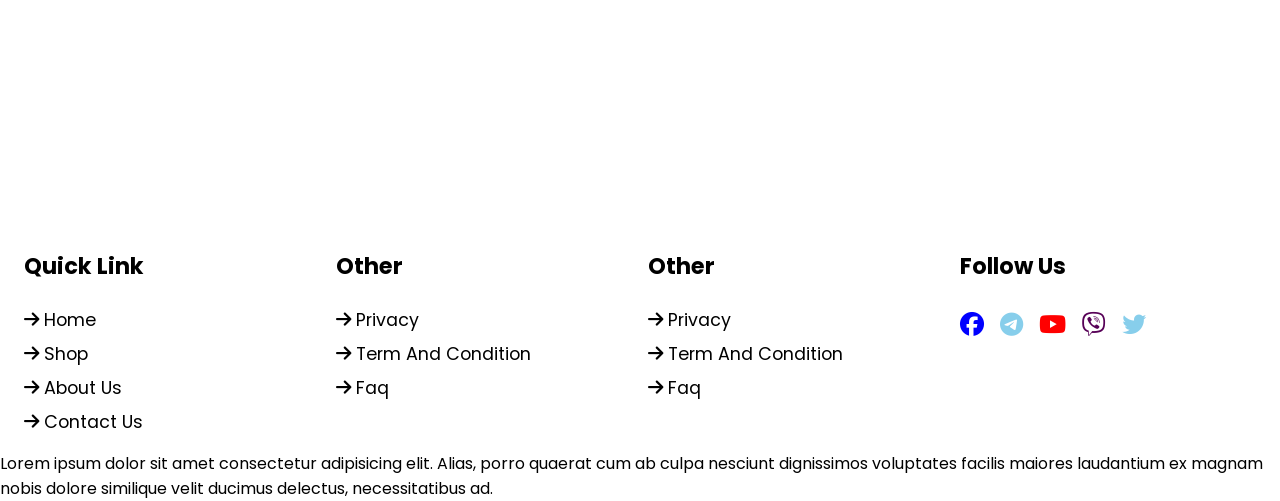
<file: shop.html>
<!DOCTYPE html>
<html lang="en">

<head>
    <meta charset="UTF-8">
    <meta http-equiv="X-UA-Compatible" content="IE=edge">
    <meta name="viewport" content="width=device-width, initial-scale=1.0">
    <title>Shop</title>
    <link rel="stylesheet" type="text/css"
        href="https://cdnjs.cloudflare.com/ajax/libs/font-awesome/6.7.2/css/all.min.css">
    <link href="https://unpkg.com/aos@2.3.1/dist/aos.css" rel="stylesheet">
    <link rel="stylesheet" type="text/css" href="css/style.css">
</head>


<body>

    <!-- Header -->
    <header>
        <div class="logo">
            <img src="img/logo1.png" class="logo1">
        </div>
        <div class="menu">
            <ul class="menu__list">
                <li class="menu__item">
                    <a href="index.html" class="menu__link">home</a>
                </li>
                <li class="menu__item">
                    <a href="shop.html" class="menu__link active">shop</a>
                </li>
                <li class="menu__item">
                    <a href="about.html" class="menu__link">about us</a>
                </li>
                <li class="menu__item">
                    <a href="contact.html" class="menu__link">contact us</a>
                </li>
            </ul>
        </div>
        <div class="icon">
            <ul class="icon__list">
                <li class="icon__item burger">
                    <a href="#" class="icon__link"><i class="fa fa-bars"></i></a>
                </li>
                <li class="icon__item">
                    <a href="login.html" class="icon__link"><i class="fa fa-user"></i></a>
                </li>
                <li class="icon__item">
                    <a href="#" class="icon__link"><i class="fa fa-shopping-cart"></i></a>
                </li>
                <li class="icon__item">
                    <a href="#" class="icon__link"><i class="fa fa-heart"></i></a>
                </li>

            </ul>
        </div>
    </header>

    <!-- Main -->
    <main>
        <h1 class="page__title">Products</h1>

        <div class="product__container">

            <div class="product__item" data-aos="fade-up">
                <div class="product__image">
                    <img src="img/watch(1).png" class="product__img">
                </div>
                <div class="product__data">
                    <h3 class="product__title">Product - 1</h3>
                    <p class="product__price">Price : $55million</p>
                    <p class="product__description">Lorem ipsum dolor, sit amet consectetur adipisicing elit. Quibusdam
                        dolore doloremque ex non possimus perspiciatis, quam ut soluta molestiae, voluptatem enim,
                        deleniti voluptatum eos odit provident voluptas porro ducimus et?</p>
                    <span class="wishlist"><i class="fa fa-heart"></i></span>
                </div>
                <button class="btn shop__btn">see more</button>
            </div>

            <div class="product__item" data-aos="fade-up">
                <div class="product__image">
                    <img src="img/watch(1).png" class="product__img">
                </div>
                <div class="product__data">
                    <h3 class="product__title">Product - 1</h3>
                    <p class="product__price">Price : $55million</p>
                    <p class="product__description">Graff Diamonds Hallucination</p>
                    <span class="wishlist"><i class="fa fa-heart"></i></span>
                </div>
                <button class="btn shop__btn">see more</button>
            </div>
            <div class="product__item" data-aos="fade-up">
                <div class="product__image">
                    <img src="img/watch(1).png" class="product__img">
                </div>
                <div class="product__data">
                    <h3 class="product__title">Product - 1</h3>
                    <p class="product__price">Price : $55million</p>
                    <p class="product__description">Graff Diamonds Hallucination</p>
                    <span class="wishlist"><i class="fa fa-heart"></i></span>
                </div>
                <button class="btn shop__btn">see more</button>
            </div>
            <div class="product__item" data-aos="fade-up">
                <div class="product__image">
                    <img src="img/watch(1).png" class="product__img">
                </div>
                <div class="product__data">
                    <h3 class="product__title">Product - 1</h3>
                    <p class="product__price">Price : $55million</p>
                    <p class="product__description">Graff Diamonds Hallucination</p>
                    <span class="wishlist"><i class="fa fa-heart"></i></span>
                </div>
                <button class="btn shop__btn">see more</button>
            </div>
            <div class="product__item" data-aos="fade-up">
                <div class="product__image">
                    <img src="img/watch(1).png" class="product__img">
                </div>
                <div class="product__data">
                    <h3 class="product__title">Product - 1</h3>
                    <p class="product__price">Price : $55million</p>
                    <p class="product__description">Graff Diamonds Hallucination</p>
                    <span class="wishlist"><i class="fa fa-heart"></i></span>
                </div>
                <button class="btn shop__btn">see more</button>
            </div>
            <div class="product__item" data-aos="fade-up">
                <div class="product__image">
                    <img src="img/watch(1).png" class="product__img">
                </div>
                <div class="product__data">
                    <h3 class="product__title">Product - 1</h3>
                    <p class="product__price">Price : $55million</p>
                    <p class="product__description">Graff Diamonds Hallucination</p>
                    <span class="wishlist"><i class="fa fa-heart"></i></span>
                </div>
                <button class="btn shop__btn">see more</button>
            </div>
            <div class="product__item" data-aos="fade-up">
                <div class="product__image">
                    <img src="img/watch(1).png" class="product__img">
                </div>
                <div class="product__data">
                    <h3 class="product__title">Product - 1</h3>
                    <p class="product__price">Price : $55million</p>
                    <p class="product__description">Graff Diamonds Hallucination</p>
                    <span class="wishlist"><i class="fa fa-heart"></i></span>
                </div>
                <button class="btn shop__btn">see more</button>
            </div>
            <div class="product__item" data-aos="fade-up">
                <div class="product__image">
                    <img src="img/watch(1).png" class="product__img">
                </div>
                <div class="product__data">
                    <h3 class="product__title">Product - 1</h3>
                    <p class="product__price">Price : $55million</p>
                    <p class="product__description">Graff Diamonds Hallucination</p>
                    <span class="wishlist"><i class="fa fa-heart"></i></span>
                </div>
                <button class="btn shop__btn">see more</button>
            </div>
            <div class="product__item" data-aos="fade-up">
                <div class="product__image">
                    <img src="img/watch(1).png" class="product__img">
                </div>
                <div class="product__data">
                    <h3 class="product__title">Product - 1</h3>
                    <p class="product__price">Price : $55million</p>
                    <p class="product__description">Graff Diamonds Hallucination</p>
                    <span class="wishlist"><i class="fa fa-heart"></i></span>
                </div>
                <button class="btn shop__btn">see more</button>
            </div>
            <div class="product__item" data-aos="fade-up">
                <div class="product__image">
                    <img src="img/watch(1).png" class="product__img">
                </div>
                <div class="product__data">
                    <h3 class="product__title">Product - 1</h3>
                    <p class="product__price">Price : $55million</p>
                    <p class="product__description">Graff Diamonds Hallucination</p>
                    <span class="wishlist"><i class="fa fa-heart"></i></span>
                </div>
                <button class="btn shop__btn">see more</button>
            </div>
            <div class="product__item" data-aos="fade-up">
                <div class="product__image">
                    <img src="img/watch(1).png" class="product__img">
                </div>
                <div class="product__data">
                    <h3 class="product__title">Product - 1</h3>
                    <p class="product__price">Price : $55million</p>
                    <p class="product__description">Graff Diamonds Hallucination</p>
                    <span class="wishlist"><i class="fa fa-heart"></i></span>
                </div>
                <button class="btn shop__btn">see more</button>
            </div>
            <div class="product__item" data-aos="fade-up">
                <div class="product__image">
                    <img src="img/watch(1).png" class="product__img">
                </div>
                <div class="product__data">
                    <h3 class="product__title">Product - 1</h3>
                    <p class="product__price">Price : $55million</p>
                    <p class="product__description">Graff Diamonds Hallucination</p>
                    <span class="wishlist"><i class="fa fa-heart"></i></span>
                </div>
                <button class="btn shop__btn">see more</button>
            </div>
        </div>
    </main>

    <!-- Footer -->
    <footer>
        <div class="footer__box">
            <h3 class="footer__title">quick link</h3>
            <ul class="footer__list">
                <li class="footer__item">
                    <a href="index.html" class="footer__link"><i class="fa fa-arrow-right"></i> home</a>
                </li>
                <li class="footer__item">
                    <a href="shop.html" class="footer__link"><i class="fa fa-arrow-right"></i> shop</a>
                </li>
                <li class="footer__item">
                    <a href="about.html" class="footer__link"><i class="fa fa-arrow-right"></i> about us</a>
                </li>
                <li class="footer__item">
                    <a href="contact.html" class="footer__link"><i class="fa fa-arrow-right"></i> contact us</a>
                </li>
            </ul>
        </div>
        <div class="footer__box">
            <h3 class="footer__title">other</h3>
            <ul class="footer__list">
                <li class="footer__item">
                    <a href="#" class="footer__link"><i class="fa fa-arrow-right"></i> privacy</a>
                </li>
                <li class="footer__item">
                    <a href="#" class="footer__link"><i class="fa fa-arrow-right"></i> term and condition</a>
                </li>
                <li class="footer__item">
                    <a href="#" class="footer__link"><i class="fa fa-arrow-right"></i> faq</a>
                </li>

            </ul>
        </div>
        <div class="footer__box">
            <h3 class="footer__title">other</h3>
            <ul class="footer__list">
                <li class="footer__item">
                    <a href="#" class="footer__link"><i class="fa fa-arrow-right"></i> privacy</a>
                </li>
                <li class="footer__item">
                    <a href="#" class="footer__link"><i class="fa fa-arrow-right"></i> term and condition</a>
                </li>
                <li class="footer__item">
                    <a href="#" class="footer__link"><i class="fa fa-arrow-right"></i> faq</a>
                </li>

            </ul>
        </div>
        <div class="footer__box">
            <h3 class="footer__title">Follow Us</h3>
            <ul class="social__list">
                <li class="social__item">
                    <a href="#" class="social__link facebook"><i class="fab fa-facebook"></i></a>
                </li>
                <li class="social__item">
                    <a href="#" class="social__link telegram"><i class="fab fa-telegram"></i></a>
                </li>
                <li class="social__item">
                    <a href="#" class="social__link youtube"><i class="fab fa-youtube"></i></a>
                </li>
                <li class="social__item">
                    <a href="#" class="social__link viber"><i class="fab fa-viber"></i></a>
                </li>
                <li class="social__item">
                    <a href="#" class="social__link twitter"><i class="fab fa-twitter"></i></a>
                </li>

            </ul>
        </div>
    </footer>

    <div onclick="window.location.href='#'" class="scroll_to_top">
        <i class="fa fa-arrow-up"></i>
    </div>

    <!-- jquery code in aos -->
    <script src="https://unpkg.com/aos@2.3.1/dist/aos.js"></script>
    <script>
        AOS.init({
            duration: 700,
            delay: 1000
        });
    </script>

</body>

</html>

Lorem ipsum dolor sit amet consectetur adipisicing elit. Alias, porro quaerat cum ab culpa nesciunt dignissimos
voluptates facilis maiores laudantium ex magnam nobis dolore similique velit ducimus delectus, necessitatibus ad.
</file>
<file: css/style.css>
@import url('https://fonts.googleapis.com/css2?family=Inter:ital,opsz,wght@0,14..32,100..900;1,14..32,100..900&family=Poppins:ital,wght@0,100;0,200;0,300;0,400;0,500;0,600;0,700;0,800;0,900;1,100;1,200;1,300;1,400;1,500;1,600;1,700;1,800;1,900&display=swap');

* {
    margin: 0;
    padding: 0;
    box-sizing: border-box;
    font-family: "poppins", sans-serif;
    list-style: none;
    text-decoration: none;
    border: none;
    outline: none;
}

html {
    scroll-behavior: smooth;
}

main {
    padding: 2rem 3%;
}

::-webkit-inner-spin-button {
    display: none;
}

::-webkit-search-cancel-button {
    display: none;
}

::-webkit-scrollbar {
    width: 8px;
}

::-webkit-scrollbar-thumb {
    background-color: #eb1b26;
}

::-webkit-scrollbar-track {
    background-color: #f0f0f0;
}

.scroll_to_top {
    width: 3.5rem;
    height: 3.5rem;
    text-align: center;
    line-height: 3.5rem;
    background: #ed1b26;
    border-radius: 1rem;
    color: #ffffff;
    /* fixed */
    position: fixed;
    bottom: 80px;
    right: 30px;


}



/* ====================Header======================== */
header {
    display: flex;
    justify-content: space-between;
    padding: 1rem 1.5rem;
    align-items: center;
    box-shadow: 0 0.5rem 1rem rgba(0, 0, 0, 0.2);
    z-index: 100;
    /* when header sticky */
    position: sticky;
    top: 0;
    background-color: #fff;
}

.logo {
    width: 80px;
    height: 80px;
}

.logo1 {
    width: 100px;
    height: 100px;
}

.logo__img {
    width: 100%;
    height: 100%;
    object-fit: contain;
    /* fit,cover */
}

.close {
    display: none;
}

.menu__list,
.icon__list {
    display: flex;
    gap: 1rem;
    align-items: center;
}

.menu__link {
    padding: 0.5rem 1rem;
    border-radius: 5px;
    color: #000;
    text-transform: capitalize;
    font-size: 1.2rem;
    transition: 0.3s;
}

.menu__link:hover,
.menu__link.active {
    background-color: #ed1b26;
    color: #fff;
}

.icon__item {
    width: 3rem;
    height: 3rem;
    text-align: center;
    line-height: 3rem;
    border-radius: 50%;
    background-color: #f0f0f0;
    cursor: pointer;
    transition: 1s;
}

.icon__item.burger {
    display: none;
}

.icon__link {
    color: #000;
    transition: 1s;
}

.icon__item:hover {
    background-color: #eb1b26;
    transform: rotate(360deg);

}

.icon__item:hover .icon__link {
    color: #fff;
}

footer {
    display: grid;
    grid-template-columns: repeat(4, 1fr);
    gap: 1rem;
    padding: 1rem 1.5rem;
}

.footer__title {
    font-size: 1.4rem;
    color: #000;
    text-transform: capitalize;
    margin-bottom: 1.5rem;
}

.footer__list {
    display: flex;
    flex-direction: column;
    gap: 0.5rem;
}

.footer__link {
    color: #000;
    text-transform: capitalize;
    font-size: 1.1rem;
    transition: 0.5s;
}

.footer__link:hover {
    color: #ed1B26;
    margin-left: 0.5rem;
    letter-spacing: 3px;
    /* word-spacing: 2px; */
}

.social__list {
    display: flex;
    gap: 1rem;
}

.social__link {
    font-size: 1.5rem;
    color: #000;
}

.social__link.facebook {
    color: blue;
}

.social__link.telegram {
    color: skyblue;
}

.social__link.viber {
    color: rgb(87, 1, 87);
}

.social__link.twitter {
    color: skyblue;
}

.social__link.youtube {
    color: red;
}

.social__item:hover {
    background-color: #fff;
    transform: rotate(30deg);
    transition: 0.8s;
    border-radius: 50%;
}

.social__item:hover .social__link {
    font-size: 2rem;
}

.page__title {
    text-align: center;
    margin-bottom: 2rem;
    font-size: 2rem;
    text-transform: capitalize;
    color: #000;
}

.form__container {
    max-width: 600px;
    margin: 0 auto;
    padding: 2rem;
    border-radius: 1rem;
    box-shadow: 0 0.5rem 1rem rgba(0, 0, 0, 0.2);
    display: grid;
    grid-template-columns: repeat(4, 1fr);
    gap: 1rem;
}

.form__input {
    border: 1px solid #000;
    padding: 1rem;
    border-radius: 8px;
    width: 100%;

}

.form__input.textarea {
    height: 200px;
    resize: none;
    font-size: 1.2rem;

}

.form__input::placeholder {
    font-style: italic;
    color: #000;
}

.form__input:focus {
    border-color: #ed1b26;
}

.form__group {
    display: grid;
    grid-template-columns: repeat(2, 1fr);
    gap: 1rem;
}

.btn {
    background-color: #eb1b26;
    color: #fff;
    padding: 1rem 2rem;
    border: 1px solid #eb1b26;
    border-radius: 8px;
    font-weight: bold;
    cursor: pointer;
    text-transform: capitalize;
    font-size: 1.2rem;
    width: 100%;
    transition: 0.3s;
    max-width: max-content;
}

.btn:hover {
    background-color: transparent;
    color: #eb1b26;
}

/* ========================================contact page================================================ */

.form__container.login {
    max-width: 400px;
    margin: 0 auto;
    padding: 2rem;
    border-radius: 1rem;
    box-shadow: 0 0.5rem 1rem rgba(0, 0, 0, 0.2);
    display: grid;
    grid-template-columns: 100%;
    gap: 1rem;
    background-color: #87ceeb;
}

.login__form input {
    box-shadow: inset 2px 2px 2px 2px #bebebe,
        inset -3px -3px 8px #fff;
    outline: none;
    border: none;
}

.login__form {
    display: grid;
    grid-template-columns: 100%;
    gap: 1rem;
}

.botton.btn {
    margin: 0 auto;
    font-size: 13px;
    background-color: #132541;
    border: none;
}

.remember__me input[type="checkbox"] {
    accent-color: #ed1b26;
}

.remember__me label {
    text-transform: capitalize;
    margin-left: 0.5erm;
    cursor: pointer;
}

.botton.btn:hover {
    background-color: lightsalmon;
    color: #1d503a;
}

.title {
    margin: 0 auto;
}

.registercard {
    text-decoration: underline;
}

/* ==========================================login============================================== */
.form__container.register__card {
    max-width: 1000px;
    background-color: #ddfef8;
}

.register__form {
    display: grid;
    grid-template-columns: repeat(2, 1fr);
    gap: 1rem;
}

.register {
    display: grid;
    grid-template-columns: repeat(3, 1fr);
    margin: 0 -1px;
    gap: 1rem;
}

.register__form input {
    box-shadow: inset 2px 2px 2px 2px #bebebe,
        inset -3px -3px 8px #fff;
}

.register input {
    box-shadow: inset 2px 2px 2px 2px #bebebe,
        inset -3px -3px 8px #fff;
}

.form__input.area {
    resize: none;
    font-size: 1.5rem;
}

.form__input.file {
    border: none;
}

.register.btn {
    background-color: #23194f;
    color: #87ceeb;
    padding: 1rem 2rem;
    border: 1px solid #eb1b26;
    border-radius: 8px;
    font-weight: bold;
    cursor: pointer;
    text-transform: capitalize;
    font-size: 1.2rem;
    width: 9rem;
    transition: 0.3s;
    max-width: max-content;
    margin: 0 48rem;
}

.register.btn:hover {
    background-color: #6ec6cb;
    color: #000;
}

.psw {
    text-decoration: underline;
    font-size: 16px;
}

.link {
    display: flex;
    justify-content: space-between;
    align-items: center;
}

.link a {
    text-transform: capitalize;
    color: #000;
}

.link a:nth-child(2) {
    color: #ed1b26;
}


.login__link {
    text-decoration: underline;
    font-size: 18px;
}

/* ===============================register=================================== */
.form__container.page {
    max-width: 400px;
    background-color: #F9E4DA;
}

.page__group input {
    box-shadow: inset 2px 2px 2px 2px #d87093,
        inset -3px -3px 8px #fff;
}

.page__group {
    display: grid;
    grid-template-columns: 100%;
    gap: 1rem;
}

.page__slide input {
    box-shadow: inset 2px 2px 2px 2px #d87093,
        inset -3px -3px 8px #fff;
}

.page__slide {
    display: grid;
    grid-template-columns: 100%;
    gap: 1rem;
}

.pagebtn {
    background-color: #e9967a;
    color: #fff;
    padding: 1rem 2rem;
    border: 1px solid #808080;
    border-radius: 8px;
    font-weight: bold;
    cursor: pointer;
    text-transform: capitalize;
    font-size: 1.2rem;
    width: 100%;
    transition: 0.3s;
    max-width: max-content;
    margin: 0 13rem;
}

.pagebtn:hover {
    background-color: #808080;
    color: #87ceeb;
}

.country {
    font-size: 1rem;
    font-weight: bold;
    text-transform: capitalize;
}


/* input[type="number"]::-webkit-outer-spin-button,
input[type="number"]::-webkit-inner-spin-button {
    -webkit-appearance: none;
    margin: 0;
} */

/* input[type="email"],
input[type="password"] {
    font-size: 1rem;

} */

.product__container {
    display: grid;
    grid-template-columns: repeat(4, 1fr);
    gap: 1.5rem;
}

.product__item {
    border: 1px solid #ed1b26;
    padding: 1rem;
    border-radius: 10px;
    box-shadow: 0 0.5rem 1rem rgba(0, 0, 0, 0.2);
}

.product__image {
    width: 100%;
    height: 17rem;
    border: 1px solid #ed1b26;
    border-radius: 10px;
    margin-bottom: 1rem;
    overflow: hidden;
}

.product__img {
    width: 100%;
    height: 100%;
    object-fit: contain;
    transition: 0.3s;
}

.product__img:hover {
    transform: scale(1.2);
}

.product__data {
    display: flex;
    flex-direction: column;
    gap: 0.5rem;
    position: relative;
}

.product__title {
    font-size: 1rem;
    color: #ed1b26;
}

.product__description {
    font-size: 1rem;
    line-height: 2;

    /*line-cut */
    display: -webkit-box;
    line-clamp: 2;
    -webkit-line-clamp: 2;
    -webkit-box-orient: vertical;
    overflow: hidden;
}

.btn.shop__btn {
    max-width: 100%;
    margin-top: 1rem;
    border-color: #ed1b26;
    background-color: #eb1b26;
    color: #eeebeb;
}

.btn.shop__btn:hover {
    background-color: #f0eded;
    color: #000;
}

.letter {
    position: absolute;
    top: 0px;
    left: 10rem;
    transform: rotate(90deg);
    transform-origin: top left;
    display: inline-block;
}

.letter {
    width: 3rem;
    height: 3rem;
}

.wishlist {
    position: absolute;
    top: 0px;
    right: 0;
}

.wishlist {
    width: 3rem;
    height: 3rem;
    text-align: center;
    line-height: 3rem;
    border-radius: 50%;
    background-color: #f0f0f0;
    cursor: pointer;
    transition: 1s;
}

.wishlist:hover {
    background-color: #eb1b26;
    color: #fff;
}

/* =============================================shop page========================================== */
.about__container {
    display: grid;
    grid-template-columns: 100%;
    gap: 2rem;
}

.about__box {
    display: flex;
    gap: 2rem;

}

.about__image {
    width: 50%;
    height: 100%;
    border-radius: 10px;
    overflow: hidden;
}

.about__img {
    width: 100%;
    height: 100%;
    object-fit: cover;
}

.about__data {
    width: 50%;
}

.about__box:nth-child(even) {
    flex-direction: row-reverse;
}

.btn.about {
    font-size: 13px;
}

.about__title {
    text-transform: capitalize;
}

/* ====================================about page======================================= */
.slider__image {
    width: 100%;
    height: 20rem;
}

.slider__img {
    width: 100%;
    height: 100%;
    object-fit: contain;
}

.myslider {
    box-shadow: 0 0.5rem 1rem rgba(0, 0, 0, 0.2);
    border-radius: 10px;
}

.swiper {
    padding: 1rem;
}

.heartbeat {
    -webkit-animation: heartbeat 1.5s ease-in-out infinite both;
    animation: heartbeat 1.5s ease-in-out infinite both;
}

/* ----------------------------------------------
 * Generated by Animista on 2025-6-15 10:58:39
 * Licensed under FreeBSD License.
 * See http://animista.net/license for more info. 
 * w: http://animista.net, t: @cssanimista
 * ---------------------------------------------- */

/**
 * ----------------------------------------
 * animation heartbeat
 * ----------------------------------------
 */
@-webkit-keyframes heartbeat {
    from {
        -webkit-transform: scale(1);
        transform: scale(1);
        -webkit-transform-origin: center center;
        transform-origin: center center;
        -webkit-animation-timing-function: ease-out;
        animation-timing-function: ease-out;
    }

    10% {
        -webkit-transform: scale(0.91);
        transform: scale(0.91);
        -webkit-animation-timing-function: ease-in;
        animation-timing-function: ease-in;
    }

    17% {
        -webkit-transform: scale(0.98);
        transform: scale(0.98);
        -webkit-animation-timing-function: ease-out;
        animation-timing-function: ease-out;
    }

    33% {
        -webkit-transform: scale(0.87);
        transform: scale(0.87);
        -webkit-animation-timing-function: ease-in;
        animation-timing-function: ease-in;
    }

    45% {
        -webkit-transform: scale(1);
        transform: scale(1);
        -webkit-animation-timing-function: ease-out;
        animation-timing-function: ease-out;
    }
}

@keyframes heartbeat {
    from {
        -webkit-transform: scale(1);
        transform: scale(1);
        -webkit-transform-origin: center center;
        transform-origin: center center;
        -webkit-animation-timing-function: ease-out;
        animation-timing-function: ease-out;
    }

    10% {
        -webkit-transform: scale(0.91);
        transform: scale(0.91);
        -webkit-animation-timing-function: ease-in;
        animation-timing-function: ease-in;
    }

    17% {
        -webkit-transform: scale(0.98);
        transform: scale(0.98);
        -webkit-animation-timing-function: ease-out;
        animation-timing-function: ease-out;
    }

    33% {
        -webkit-transform: scale(0.87);
        transform: scale(0.87);
        -webkit-animation-timing-function: ease-in;
        animation-timing-function: ease-in;
    }

    45% {
        -webkit-transform: scale(1);
        transform: scale(1);
        -webkit-animation-timing-function: ease-out;
        animation-timing-function: ease-out;
    }
}

/* ===========================MEDIA QUERY/ RESPONSIVE ===========================*/

@media(max-width:1200px) {
    .product__container {
        grid-template-columns: repeat(3, 1fr);
    }
}

@media(max-width:768px) {
    .menu {
        display: flex;
        justify-content: center;
        align-items: center;
        width: 300px;
        min-height: 100%;
        background: #fff;
        position: fixed;
        left: -110%;
        bottom: 0;
        top: 0;
        padding: 0 2rem;
        transition: 0.5s;
    }

    .close {
        display: block;
        position: absolute;
        top: 10px;
        right: 10px;
        width: 2rem;
        height: 2rem;
        line-height: 2rem;
        text-align: center;
        border-radius: 50%;
        background-color: #ed1b26;
    }

    .menu.active {
        left: 0;
    }

    .menu__list {
        flex-direction: column;

    }

    .icon__item.burger {
        display: block;
    }

    .product__container {
        gap: 1rem;
    }

    .product__item {
        padding: 1rem;
    }

    .product__image {
        height: 11rem;
    }

    .product__title {
        font-size: 1rem;
        color: #ed1b26;
    }

    .product__price {
        font-size: 0.8rem;
    }

    .product__description {
        font-size: 0.8rem;
    }

    .btn.shop__btn {
        margin-top: 1rem;
        font-weight: normal;
        font-size: 1rem;
        padding: 0.5rem 1rem;
    }

    footer {
        grid-template-columns: repeat(2, 1fr);
    }

    .about__box {
        display: grid;
    }

    .about__image,
    .about__data {
        width: 100%;
    }

    /* .about__box,
.about__box:nth-child(even){
    flex-direction: column;
}
.about__image,
.about__data{
    width:100%;
} */
}

@media(max-width:500px) {
    .swiper-wrapper {
        grid-template-columns: repeat(1, 1fr);
    }

    footer {
        grid-template-columns: 100%;
    }

    .product__container {
        grid-template-columns: 100%;
    }

    .product__item {
        width: 100%;
        height: 28rem;
    }

    .btn.shop__btn {
        margin-top: 60px;
    }

    .logo {
        width: 50px;
        height: 50px;
    }

    .logo1 {
        width: 50px;
        height: 50px;
    }

    .logo__img {
        width: 100%;
        height: 100%;
        object-fit: contain;
    }

    .form__group {
        grid-template-columns: 100%;
    }

    .register__form,
    .register {
        grid-template-columns: 100%;
    }

    .link {
        display: grid;
        grid-template-columns: repeat(1, 1fr);
        margin: 0 auto;
        /* flex-direction:column; */
    }
}
</file>
